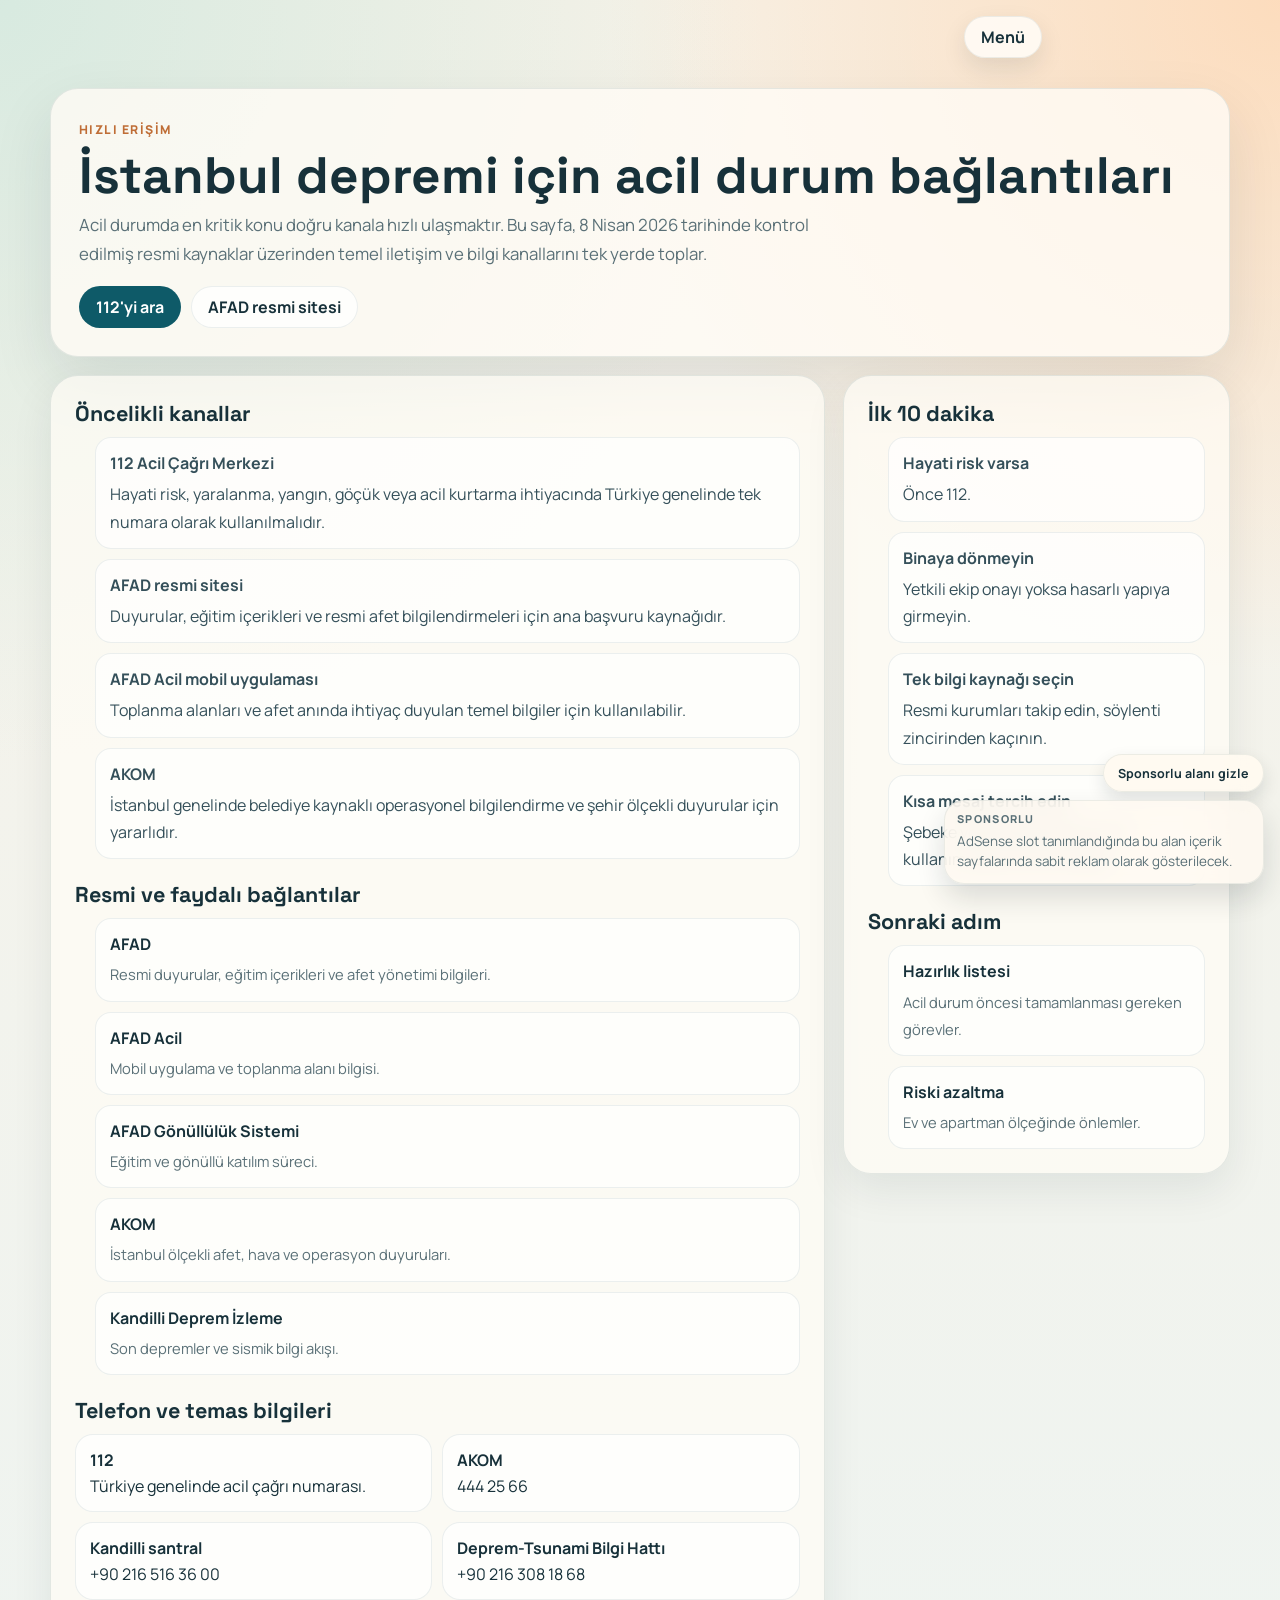
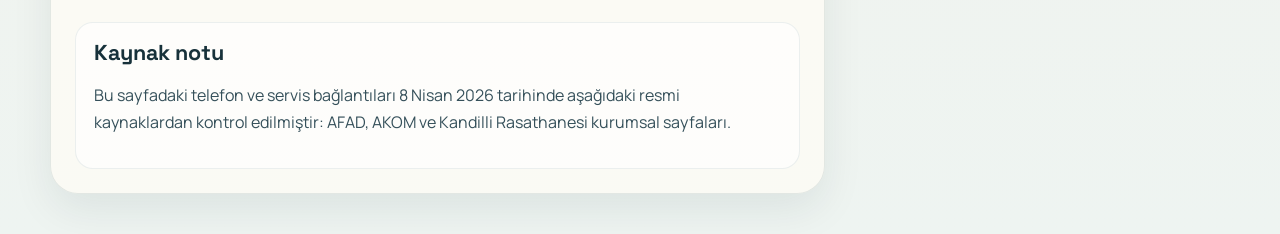
<file: public/acil-durum-iletisimleri/index.html>
<!DOCTYPE html>
<html lang="tr">
<head>
  <meta charset="utf-8">
  <meta name="viewport" content="width=device-width, initial-scale=1.0">
  <title>İstanbul Depremi İçin Acil Durum Bağlantıları | Olası İstanbul</title>
  <meta name="description" content="İstanbul depremi için acil durum numaraları, resmi bilgi kaynakları, AFAD ve AKOM bağlantıları ile doğrulanmış hızlı erişim rehberi.">
  <meta name="keywords" content="istanbul acil durum numaraları, deprem iletişim, AFAD, AKOM, 112">
  <meta name="author" content="cagla">
  <meta name="google-adsense-account" content="ca-pub-9036855632049616">
  <link rel="canonical" href="https://olasi.istanbul/acil-durum-iletisimleri/">
  <meta property="og:title" content="İstanbul Depremi İçin Acil Durum Bağlantıları">
  <meta property="og:description" content="112, AKOM, AFAD Acil ve Kandilli kaynaklarını bir araya getiren hızlı erişim sayfası.">
  <meta property="og:type" content="article">
  <meta property="og:url" content="https://olasi.istanbul/acil-durum-iletisimleri/">
  <meta property="og:image" content="https://olasi.istanbul/assets/logo.png">
  <link rel="icon" type="image/x-icon" href="../assets/favicon.ico">
  <link rel="preconnect" href="https://fonts.googleapis.com">
  <link rel="preconnect" href="https://fonts.gstatic.com" crossorigin>
  <link href="https://fonts.googleapis.com/css2?family=Manrope:wght@400;500;600;700;800&family=Space+Grotesk:wght@500;700&display=swap" rel="stylesheet">
  <link rel="stylesheet" href="../content.css">
</head>
<body class="content-body">
  <details class="gentle-menu">
    <summary>Menü</summary>
    <nav class="gentle-menu__panel">
      <a href="/"><strong>Simülatöre dön</strong><span>İstanbul etki haritasını açın.</span></a>
      <a href="/riskli-bina-belirtileri/"><strong>Riskli bina belirtileri</strong><span>Erken uyarı işaretleri.</span></a>
      <a href="/deprem-riskini-azaltma/"><strong>Riski azaltma</strong><span>Ev ve bina ölçeğinde önlemler.</span></a>
      <a href="/istanbul-deprem-bilgileri/"><strong>İstanbul deprem bilgileri</strong><span>Fay, zemin ve senaryo bilgileri.</span></a>
      <a href="/acil-durum-iletisimleri/"><strong>Acil bağlantılar</strong><span>112, AKOM, AFAD ve resmi kaynaklar.</span></a>
      <a href="/deprem-hazirlik-kontrol-listesi/"><strong>Hazırlık listesi</strong><span>Uygulanabilir yapılacaklar listesi.</span></a>
    </nav>
  </details>

  <main class="content-shell">
    <section class="content-hero">
      <span class="eyebrow">Hızlı Erişim</span>
      <h1>İstanbul depremi için acil durum bağlantıları</h1>
      <p>Acil durumda en kritik konu doğru kanala hızlı ulaşmaktır. Bu sayfa, 8 Nisan 2026 tarihinde kontrol edilmiş resmi kaynaklar üzerinden temel iletişim ve bilgi kanallarını tek yerde toplar.</p>
      <div class="hero-links">
        <a class="hero-link primary" href="tel:112">112'yi ara</a>
        <a class="hero-link" href="https://www.afad.gov.tr/" target="_blank" rel="noreferrer noopener">AFAD resmi sitesi</a>
      </div>
    </section>

    <div class="content-grid">
      <article class="article-card">
        <section>
          <h2>Öncelikli kanallar</h2>
          <ul class="checklist">
            <li><strong>112 Acil Çağrı Merkezi</strong> Hayati risk, yaralanma, yangın, göçük veya acil kurtarma ihtiyacında Türkiye genelinde tek numara olarak kullanılmalıdır.</li>
            <li><strong>AFAD resmi sitesi</strong> Duyurular, eğitim içerikleri ve resmi afet bilgilendirmeleri için ana başvuru kaynağıdır.</li>
            <li><strong>AFAD Acil mobil uygulaması</strong> Toplanma alanları ve afet anında ihtiyaç duyulan temel bilgiler için kullanılabilir.</li>
            <li><strong>AKOM</strong> İstanbul genelinde belediye kaynaklı operasyonel bilgilendirme ve şehir ölçekli duyurular için yararlıdır.</li>
          </ul>
        </section>

        <section>
          <h2>Resmi ve faydalı bağlantılar</h2>
          <ul class="link-list">
            <li><a href="https://www.afad.gov.tr/" target="_blank" rel="noreferrer noopener"><strong>AFAD</strong><span>Resmi duyurular, eğitim içerikleri ve afet yönetimi bilgileri.</span></a></li>
            <li><a href="https://www.afad.gov.tr/afad-acil-mobil-uygulamasi-afet-ve-acil-durumlarda-daima-yaninda" target="_blank" rel="noreferrer noopener"><strong>AFAD Acil</strong><span>Mobil uygulama ve toplanma alanı bilgisi.</span></a></li>
            <li><a href="https://gonullu.afad.gov.tr/" target="_blank" rel="noreferrer noopener"><strong>AFAD Gönüllülük Sistemi</strong><span>Eğitim ve gönüllü katılım süreci.</span></a></li>
            <li><a href="https://akom.ibb.istanbul/" target="_blank" rel="noreferrer noopener"><strong>AKOM</strong><span>İstanbul ölçekli afet, hava ve operasyon duyuruları.</span></a></li>
            <li><a href="https://www.koeri.boun.edu.tr/sismo/2/" target="_blank" rel="noreferrer noopener"><strong>Kandilli Deprem İzleme</strong><span>Son depremler ve sismik bilgi akışı.</span></a></li>
          </ul>
        </section>

        <section>
          <h2>Telefon ve temas bilgileri</h2>
          <div class="stat-grid">
            <div class="stat-card">
              <strong>112</strong>
              <span>Türkiye genelinde acil çağrı numarası.</span>
            </div>
            <div class="stat-card">
              <strong>AKOM</strong>
              <span>444 25 66</span>
            </div>
            <div class="stat-card">
              <strong>Kandilli santral</strong>
              <span>+90 216 516 36 00</span>
            </div>
            <div class="stat-card">
              <strong>Deprem-Tsunami Bilgi Hattı</strong>
              <span>+90 216 308 18 68</span>
            </div>
          </div>
        </section>

        <section class="source-box">
          <h2>Kaynak notu</h2>
          <p>Bu sayfadaki telefon ve servis bağlantıları 8 Nisan 2026 tarihinde aşağıdaki resmi kaynaklardan kontrol edilmiştir: AFAD, AKOM ve Kandilli Rasathanesi kurumsal sayfaları.</p>
        </section>
      </article>

      <aside class="aside-card">
        <section>
          <h2>İlk 10 dakika</h2>
          <ul class="checklist">
            <li><strong>Hayati risk varsa</strong> Önce 112.</li>
            <li><strong>Binaya dönmeyin</strong> Yetkili ekip onayı yoksa hasarlı yapıya girmeyin.</li>
            <li><strong>Tek bilgi kaynağı seçin</strong> Resmi kurumları takip edin, söylenti zincirinden kaçının.</li>
            <li><strong>Kısa mesaj tercih edin</strong> Şebeke yoğunluğunda kısa veri kullanımı daha verimli olabilir.</li>
          </ul>
        </section>

        <section>
          <h2>Sonraki adım</h2>
          <ul class="link-list">
            <li><a href="/deprem-hazirlik-kontrol-listesi/"><strong>Hazırlık listesi</strong><span>Acil durum öncesi tamamlanması gereken görevler.</span></a></li>
            <li><a href="/deprem-riskini-azaltma/"><strong>Riski azaltma</strong><span>Ev ve apartman ölçeğinde önlemler.</span></a></li>
          </ul>
        </section>
      </aside>
    </div>
  </main>
  <script src="../js/content-ads.js"></script>
</body>
</html>
</file>
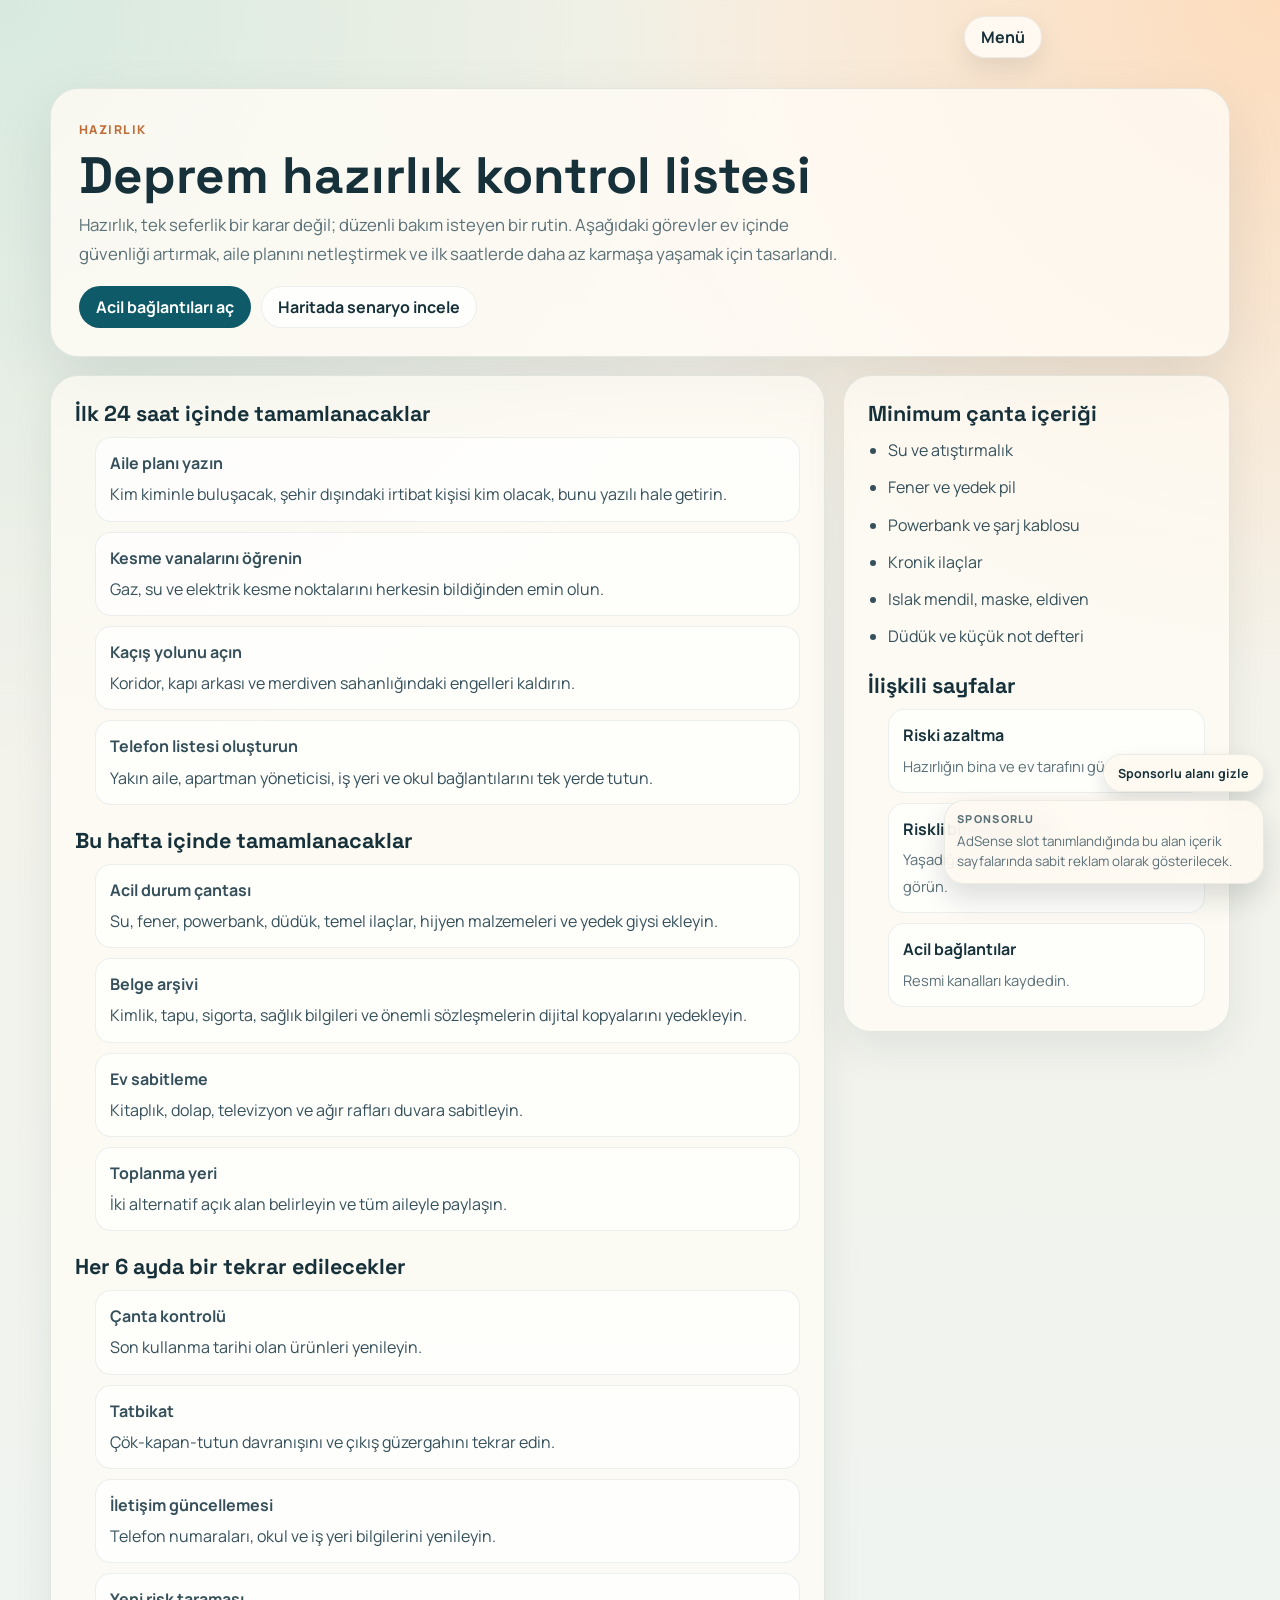
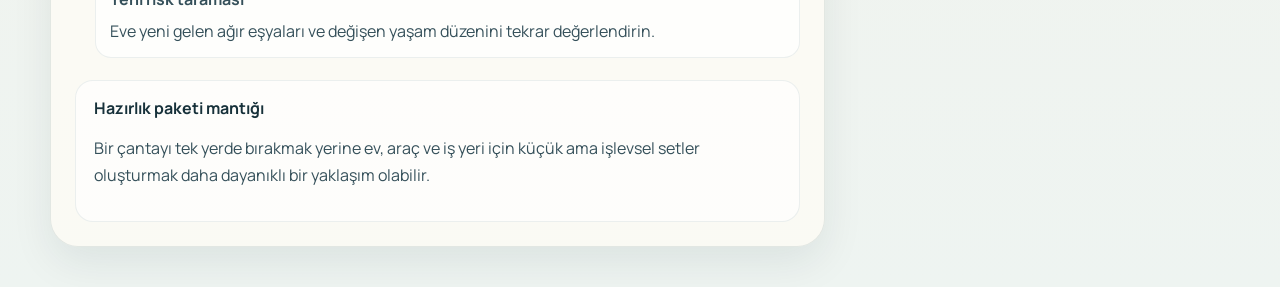
<file: public/deprem-hazirlik-kontrol-listesi/index.html>
<!DOCTYPE html>
<html lang="tr">
<head>
  <meta charset="utf-8">
  <meta name="viewport" content="width=device-width, initial-scale=1.0">
  <title>Deprem Hazırlık Kontrol Listesi | Olası İstanbul</title>
  <meta name="description" content="İstanbul için deprem hazırlık kontrol listesi: aile planı, acil çanta, ev sabitleme, belge arşivi ve tatbikat için uygulanabilir yapılacaklar listesi.">
  <meta name="keywords" content="deprem hazırlık listesi, acil durum çantası, istanbul deprem hazırlığı, afet planı">
  <meta name="author" content="cagla">
  <meta name="google-adsense-account" content="ca-pub-9036855632049616">
  <link rel="canonical" href="https://olasi.istanbul/deprem-hazirlik-kontrol-listesi/">
  <meta property="og:title" content="Deprem Hazırlık Kontrol Listesi">
  <meta property="og:description" content="Aile planı, çanta, sabitleme ve tatbikat için uygulanabilir görevler içeren İstanbul odaklı hazırlık sayfası.">
  <meta property="og:type" content="article">
  <meta property="og:url" content="https://olasi.istanbul/deprem-hazirlik-kontrol-listesi/">
  <meta property="og:image" content="https://olasi.istanbul/assets/logo.png">
  <link rel="icon" type="image/x-icon" href="../assets/favicon.ico">
  <link rel="preconnect" href="https://fonts.googleapis.com">
  <link rel="preconnect" href="https://fonts.gstatic.com" crossorigin>
  <link href="https://fonts.googleapis.com/css2?family=Manrope:wght@400;500;600;700;800&family=Space+Grotesk:wght@500;700&display=swap" rel="stylesheet">
  <link rel="stylesheet" href="../content.css">
</head>
<body class="content-body">
  <details class="gentle-menu">
    <summary>Menü</summary>
    <nav class="gentle-menu__panel">
      <a href="/"><strong>Simülatöre dön</strong><span>İstanbul etki haritasını açın.</span></a>
      <a href="/riskli-bina-belirtileri/"><strong>Riskli bina belirtileri</strong><span>Erken uyarı işaretleri.</span></a>
      <a href="/deprem-riskini-azaltma/"><strong>Riski azaltma</strong><span>Ev ve bina ölçeğinde önlemler.</span></a>
      <a href="/istanbul-deprem-bilgileri/"><strong>İstanbul deprem bilgileri</strong><span>Fay, zemin ve senaryo bilgileri.</span></a>
      <a href="/acil-durum-iletisimleri/"><strong>Acil bağlantılar</strong><span>112, AKOM, AFAD ve resmi kaynaklar.</span></a>
      <a href="/deprem-hazirlik-kontrol-listesi/"><strong>Hazırlık listesi</strong><span>Uygulanabilir yapılacaklar listesi.</span></a>
    </nav>
  </details>

  <main class="content-shell">
    <section class="content-hero">
      <span class="eyebrow">Hazırlık</span>
      <h1>Deprem hazırlık kontrol listesi</h1>
      <p>Hazırlık, tek seferlik bir karar değil; düzenli bakım isteyen bir rutin. Aşağıdaki görevler ev içinde güvenliği artırmak, aile planını netleştirmek ve ilk saatlerde daha az karmaşa yaşamak için tasarlandı.</p>
      <div class="hero-links">
        <a class="hero-link primary" href="/acil-durum-iletisimleri/">Acil bağlantıları aç</a>
        <a class="hero-link" href="/">Haritada senaryo incele</a>
      </div>
    </section>

    <div class="content-grid">
      <article class="article-card">
        <section>
          <h2>İlk 24 saat içinde tamamlanacaklar</h2>
          <ul class="checklist">
            <li><strong>Aile planı yazın</strong> Kim kiminle buluşacak, şehir dışındaki irtibat kişisi kim olacak, bunu yazılı hale getirin.</li>
            <li><strong>Kesme vanalarını öğrenin</strong> Gaz, su ve elektrik kesme noktalarını herkesin bildiğinden emin olun.</li>
            <li><strong>Kaçış yolunu açın</strong> Koridor, kapı arkası ve merdiven sahanlığındaki engelleri kaldırın.</li>
            <li><strong>Telefon listesi oluşturun</strong> Yakın aile, apartman yöneticisi, iş yeri ve okul bağlantılarını tek yerde tutun.</li>
          </ul>
        </section>

        <section>
          <h2>Bu hafta içinde tamamlanacaklar</h2>
          <ul class="checklist">
            <li><strong>Acil durum çantası</strong> Su, fener, powerbank, düdük, temel ilaçlar, hijyen malzemeleri ve yedek giysi ekleyin.</li>
            <li><strong>Belge arşivi</strong> Kimlik, tapu, sigorta, sağlık bilgileri ve önemli sözleşmelerin dijital kopyalarını yedekleyin.</li>
            <li><strong>Ev sabitleme</strong> Kitaplık, dolap, televizyon ve ağır rafları duvara sabitleyin.</li>
            <li><strong>Toplanma yeri</strong> İki alternatif açık alan belirleyin ve tüm aileyle paylaşın.</li>
          </ul>
        </section>

        <section>
          <h2>Her 6 ayda bir tekrar edilecekler</h2>
          <ul class="checklist">
            <li><strong>Çanta kontrolü</strong> Son kullanma tarihi olan ürünleri yenileyin.</li>
            <li><strong>Tatbikat</strong> Çök-kapan-tutun davranışını ve çıkış güzergahını tekrar edin.</li>
            <li><strong>İletişim güncellemesi</strong> Telefon numaraları, okul ve iş yeri bilgilerini yenileyin.</li>
            <li><strong>Yeni risk taraması</strong> Eve yeni gelen ağır eşyaları ve değişen yaşam düzenini tekrar değerlendirin.</li>
          </ul>
        </section>

        <section class="note-box">
          <strong>Hazırlık paketi mantığı</strong>
          <p>Bir çantayı tek yerde bırakmak yerine ev, araç ve iş yeri için küçük ama işlevsel setler oluşturmak daha dayanıklı bir yaklaşım olabilir.</p>
        </section>
      </article>

      <aside class="aside-card">
        <section>
          <h2>Minimum çanta içeriği</h2>
          <ul>
            <li>Su ve atıştırmalık</li>
            <li>Fener ve yedek pil</li>
            <li>Powerbank ve şarj kablosu</li>
            <li>Kronik ilaçlar</li>
            <li>Islak mendil, maske, eldiven</li>
            <li>Düdük ve küçük not defteri</li>
          </ul>
        </section>

        <section>
          <h2>İlişkili sayfalar</h2>
          <ul class="link-list">
            <li><a href="/deprem-riskini-azaltma/"><strong>Riski azaltma</strong><span>Hazırlığın bina ve ev tarafını güçlendirin.</span></a></li>
            <li><a href="/riskli-bina-belirtileri/"><strong>Riskli bina belirtileri</strong><span>Yaşadığınız yapıyı nasıl gözlemleyeceğinizi görün.</span></a></li>
            <li><a href="/acil-durum-iletisimleri/"><strong>Acil bağlantılar</strong><span>Resmi kanalları kaydedin.</span></a></li>
          </ul>
        </section>
      </aside>
    </div>
  </main>
  <script src="../js/content-ads.js"></script>
</body>
</html>
</file>
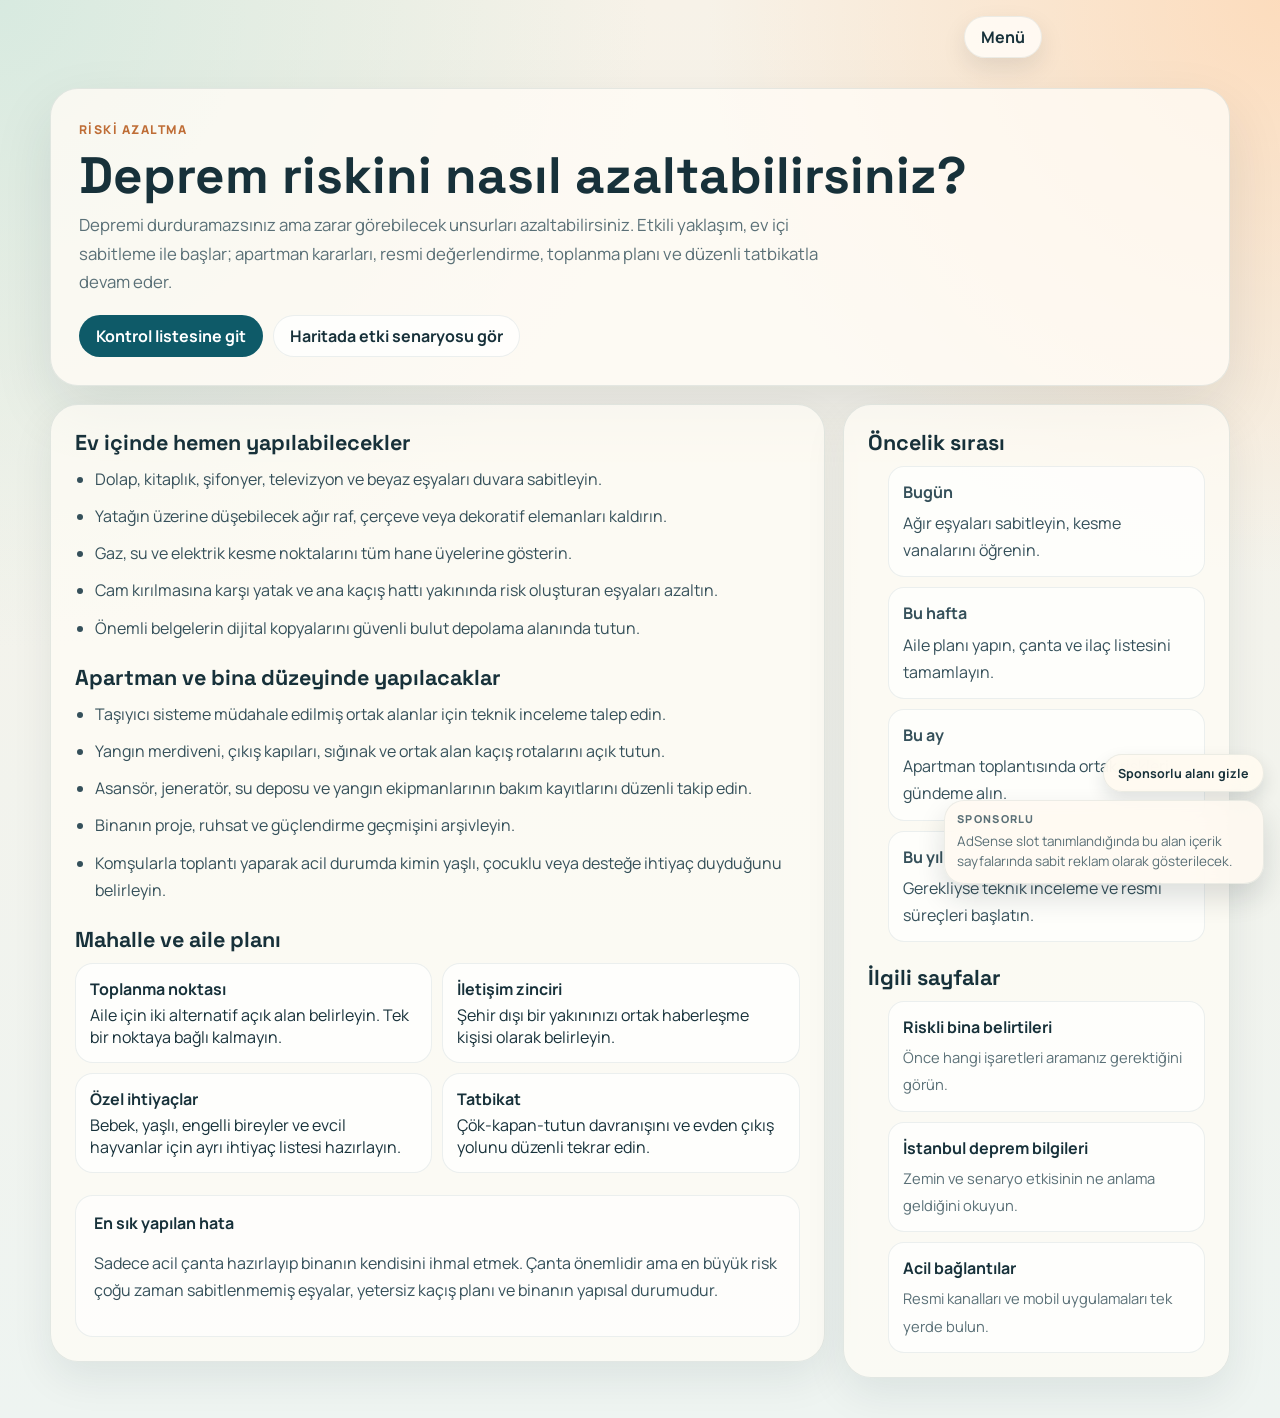
<file: public/deprem-riskini-azaltma/index.html>
<!DOCTYPE html>
<html lang="tr">
<head>
  <meta charset="utf-8">
  <meta name="viewport" content="width=device-width, initial-scale=1.0">
  <title>Deprem Riskini Nasıl Azaltabilirsiniz? | Olası İstanbul</title>
  <meta name="description" content="İstanbul'da deprem riskini evde, apartmanda ve mahalle ölçeğinde azaltmak için uygulanabilir adımlar, sabitleme önerileri ve planlama başlıkları.">
  <meta name="keywords" content="deprem risk azaltma, istanbul deprem hazırlığı, ev sabitleme, apartman güvenliği, afet hazırlığı">
  <meta name="author" content="cagla">
  <meta name="google-adsense-account" content="ca-pub-9036855632049616">
  <link rel="canonical" href="https://olasi.istanbul/deprem-riskini-azaltma/">
  <meta property="og:title" content="Deprem Riskini Nasıl Azaltabilirsiniz?">
  <meta property="og:description" content="Ev eşyalarının sabitlenmesinden apartman kararlarına kadar İstanbul için uygulanabilir risk azaltma rehberi.">
  <meta property="og:type" content="article">
  <meta property="og:url" content="https://olasi.istanbul/deprem-riskini-azaltma/">
  <meta property="og:image" content="https://olasi.istanbul/assets/logo.png">
  <link rel="icon" type="image/x-icon" href="../assets/favicon.ico">
  <link rel="preconnect" href="https://fonts.googleapis.com">
  <link rel="preconnect" href="https://fonts.gstatic.com" crossorigin>
  <link href="https://fonts.googleapis.com/css2?family=Manrope:wght@400;500;600;700;800&family=Space+Grotesk:wght@500;700&display=swap" rel="stylesheet">
  <link rel="stylesheet" href="../content.css">
</head>
<body class="content-body">
  <details class="gentle-menu">
    <summary>Menü</summary>
    <nav class="gentle-menu__panel">
      <a href="/"><strong>Simülatöre dön</strong><span>İstanbul etki haritasını açın.</span></a>
      <a href="/riskli-bina-belirtileri/"><strong>Riskli bina belirtileri</strong><span>Erken uyarı işaretleri.</span></a>
      <a href="/deprem-riskini-azaltma/"><strong>Riski azaltma</strong><span>Ev ve bina ölçeğinde önlemler.</span></a>
      <a href="/istanbul-deprem-bilgileri/"><strong>İstanbul deprem bilgileri</strong><span>Fay, zemin ve senaryo bilgileri.</span></a>
      <a href="/acil-durum-iletisimleri/"><strong>Acil bağlantılar</strong><span>112, AKOM, AFAD ve resmi kaynaklar.</span></a>
      <a href="/deprem-hazirlik-kontrol-listesi/"><strong>Hazırlık listesi</strong><span>Uygulanabilir yapılacaklar listesi.</span></a>
    </nav>
  </details>

  <main class="content-shell">
    <section class="content-hero">
      <span class="eyebrow">Riski Azaltma</span>
      <h1>Deprem riskini nasıl azaltabilirsiniz?</h1>
      <p>Depremi durduramazsınız ama zarar görebilecek unsurları azaltabilirsiniz. Etkili yaklaşım, ev içi sabitleme ile başlar; apartman kararları, resmi değerlendirme, toplanma planı ve düzenli tatbikatla devam eder.</p>
      <div class="hero-links">
        <a class="hero-link primary" href="/deprem-hazirlik-kontrol-listesi/">Kontrol listesine git</a>
        <a class="hero-link" href="/">Haritada etki senaryosu gör</a>
      </div>
    </section>

    <div class="content-grid">
      <article class="article-card">
        <section>
          <h2>Ev içinde hemen yapılabilecekler</h2>
          <ul>
            <li>Dolap, kitaplık, şifonyer, televizyon ve beyaz eşyaları duvara sabitleyin.</li>
            <li>Yatağın üzerine düşebilecek ağır raf, çerçeve veya dekoratif elemanları kaldırın.</li>
            <li>Gaz, su ve elektrik kesme noktalarını tüm hane üyelerine gösterin.</li>
            <li>Cam kırılmasına karşı yatak ve ana kaçış hattı yakınında risk oluşturan eşyaları azaltın.</li>
            <li>Önemli belgelerin dijital kopyalarını güvenli bulut depolama alanında tutun.</li>
          </ul>
        </section>

        <section>
          <h2>Apartman ve bina düzeyinde yapılacaklar</h2>
          <ul>
            <li>Taşıyıcı sisteme müdahale edilmiş ortak alanlar için teknik inceleme talep edin.</li>
            <li>Yangın merdiveni, çıkış kapıları, sığınak ve ortak alan kaçış rotalarını açık tutun.</li>
            <li>Asansör, jeneratör, su deposu ve yangın ekipmanlarının bakım kayıtlarını düzenli takip edin.</li>
            <li>Binanın proje, ruhsat ve güçlendirme geçmişini arşivleyin.</li>
            <li>Komşularla toplantı yaparak acil durumda kimin yaşlı, çocuklu veya desteğe ihtiyaç duyduğunu belirleyin.</li>
          </ul>
        </section>

        <section>
          <h2>Mahalle ve aile planı</h2>
          <div class="stat-grid">
            <div class="stat-card">
              <strong>Toplanma noktası</strong>
              <span>Aile için iki alternatif açık alan belirleyin. Tek bir noktaya bağlı kalmayın.</span>
            </div>
            <div class="stat-card">
              <strong>İletişim zinciri</strong>
              <span>Şehir dışı bir yakınınızı ortak haberleşme kişisi olarak belirleyin.</span>
            </div>
            <div class="stat-card">
              <strong>Özel ihtiyaçlar</strong>
              <span>Bebek, yaşlı, engelli bireyler ve evcil hayvanlar için ayrı ihtiyaç listesi hazırlayın.</span>
            </div>
            <div class="stat-card">
              <strong>Tatbikat</strong>
              <span>Çök-kapan-tutun davranışını ve evden çıkış yolunu düzenli tekrar edin.</span>
            </div>
          </div>
        </section>

        <section class="note-box">
          <strong>En sık yapılan hata</strong>
          <p>Sadece acil çanta hazırlayıp binanın kendisini ihmal etmek. Çanta önemlidir ama en büyük risk çoğu zaman sabitlenmemiş eşyalar, yetersiz kaçış planı ve binanın yapısal durumudur.</p>
        </section>
      </article>

      <aside class="aside-card">
        <section>
          <h2>Öncelik sırası</h2>
          <ul class="checklist">
            <li><strong>Bugün</strong> Ağır eşyaları sabitleyin, kesme vanalarını öğrenin.</li>
            <li><strong>Bu hafta</strong> Aile planı yapın, çanta ve ilaç listesini tamamlayın.</li>
            <li><strong>Bu ay</strong> Apartman toplantısında ortak riskleri gündeme alın.</li>
            <li><strong>Bu yıl</strong> Gerekliyse teknik inceleme ve resmi süreçleri başlatın.</li>
          </ul>
        </section>

        <section>
          <h2>İlgili sayfalar</h2>
          <ul class="link-list">
            <li><a href="/riskli-bina-belirtileri/"><strong>Riskli bina belirtileri</strong><span>Önce hangi işaretleri aramanız gerektiğini görün.</span></a></li>
            <li><a href="/istanbul-deprem-bilgileri/"><strong>İstanbul deprem bilgileri</strong><span>Zemin ve senaryo etkisinin ne anlama geldiğini okuyun.</span></a></li>
            <li><a href="/acil-durum-iletisimleri/"><strong>Acil bağlantılar</strong><span>Resmi kanalları ve mobil uygulamaları tek yerde bulun.</span></a></li>
          </ul>
        </section>
      </aside>
    </div>
  </main>
  <script src="../js/content-ads.js"></script>
</body>
</html>
</file>
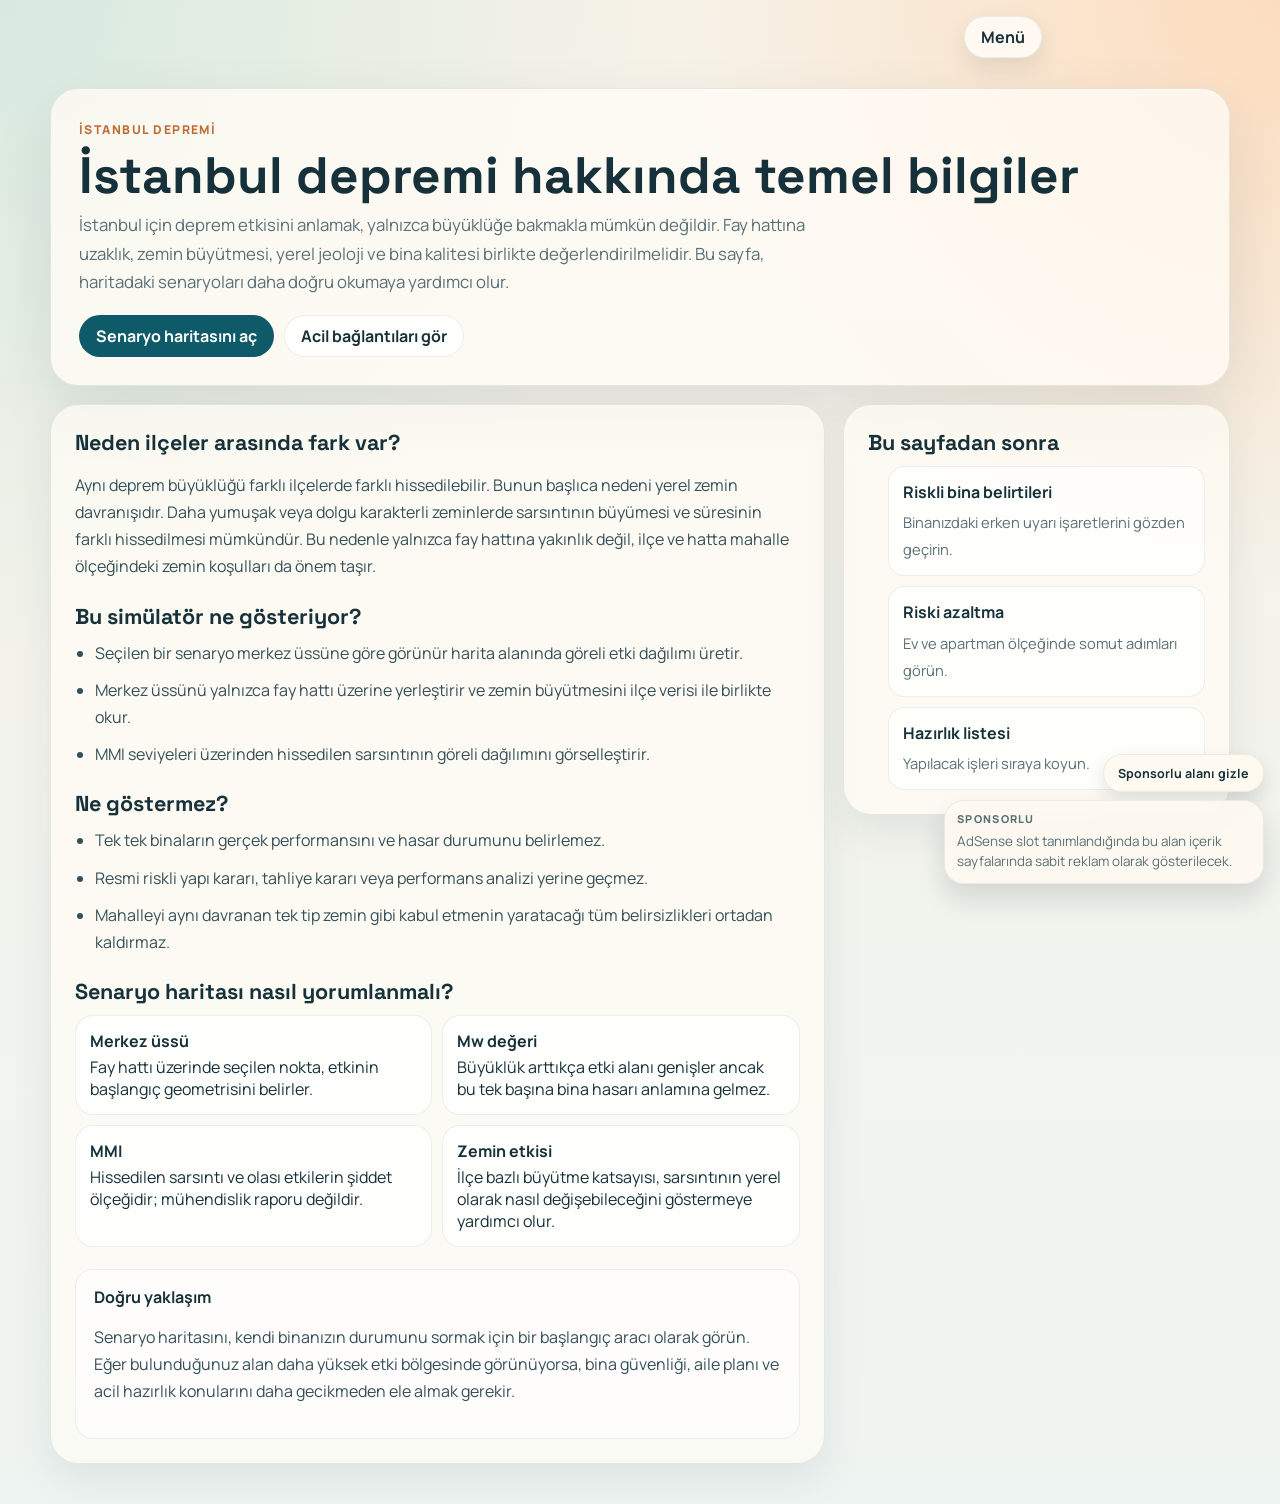
<file: public/istanbul-deprem-bilgileri/index.html>
<!DOCTYPE html>
<html lang="tr">
<head>
  <meta charset="utf-8">
  <meta name="viewport" content="width=device-width, initial-scale=1.0">
  <title>İstanbul Depremi Hakkında Temel Bilgiler | Olası İstanbul</title>
  <meta name="description" content="İstanbul depremi hakkında fay hattı, zemin büyütmesi, senaryo haritaları, ilçe bazlı farklar ve doğru yorumlama için temel bilgiler.">
  <meta name="keywords" content="istanbul deprem bilgileri, marmara fayı, zemin büyütmesi, deprem senaryosu, ilçe bazlı deprem etkisi">
  <meta name="author" content="cagla">
  <meta name="google-adsense-account" content="ca-pub-9036855632049616">
  <link rel="canonical" href="https://olasi.istanbul/istanbul-deprem-bilgileri/">
  <meta property="og:title" content="İstanbul Depremi Hakkında Temel Bilgiler">
  <meta property="og:description" content="Fay hattı, zemin davranışı ve senaryo haritalarının nasıl okunacağını özetleyen İstanbul odaklı rehber.">
  <meta property="og:type" content="article">
  <meta property="og:url" content="https://olasi.istanbul/istanbul-deprem-bilgileri/">
  <meta property="og:image" content="https://olasi.istanbul/assets/logo.png">
  <link rel="icon" type="image/x-icon" href="../assets/favicon.ico">
  <link rel="preconnect" href="https://fonts.googleapis.com">
  <link rel="preconnect" href="https://fonts.gstatic.com" crossorigin>
  <link href="https://fonts.googleapis.com/css2?family=Manrope:wght@400;500;600;700;800&family=Space+Grotesk:wght@500;700&display=swap" rel="stylesheet">
  <link rel="stylesheet" href="../content.css">
</head>
<body class="content-body">
  <details class="gentle-menu">
    <summary>Menü</summary>
    <nav class="gentle-menu__panel">
      <a href="/"><strong>Simülatöre dön</strong><span>İstanbul etki haritasını açın.</span></a>
      <a href="/riskli-bina-belirtileri/"><strong>Riskli bina belirtileri</strong><span>Erken uyarı işaretleri.</span></a>
      <a href="/deprem-riskini-azaltma/"><strong>Riski azaltma</strong><span>Ev ve bina ölçeğinde önlemler.</span></a>
      <a href="/istanbul-deprem-bilgileri/"><strong>İstanbul deprem bilgileri</strong><span>Fay, zemin ve senaryo bilgileri.</span></a>
      <a href="/acil-durum-iletisimleri/"><strong>Acil bağlantılar</strong><span>112, AKOM, AFAD ve resmi kaynaklar.</span></a>
      <a href="/deprem-hazirlik-kontrol-listesi/"><strong>Hazırlık listesi</strong><span>Uygulanabilir yapılacaklar listesi.</span></a>
    </nav>
  </details>

  <main class="content-shell">
    <section class="content-hero">
      <span class="eyebrow">İstanbul Depremi</span>
      <h1>İstanbul depremi hakkında temel bilgiler</h1>
      <p>İstanbul için deprem etkisini anlamak, yalnızca büyüklüğe bakmakla mümkün değildir. Fay hattına uzaklık, zemin büyütmesi, yerel jeoloji ve bina kalitesi birlikte değerlendirilmelidir. Bu sayfa, haritadaki senaryoları daha doğru okumaya yardımcı olur.</p>
      <div class="hero-links">
        <a class="hero-link primary" href="/">Senaryo haritasını aç</a>
        <a class="hero-link" href="/acil-durum-iletisimleri/">Acil bağlantıları gör</a>
      </div>
    </section>

    <div class="content-grid">
      <article class="article-card">
        <section>
          <h2>Neden ilçeler arasında fark var?</h2>
          <p>Aynı deprem büyüklüğü farklı ilçelerde farklı hissedilebilir. Bunun başlıca nedeni yerel zemin davranışıdır. Daha yumuşak veya dolgu karakterli zeminlerde sarsıntının büyümesi ve süresinin farklı hissedilmesi mümkündür. Bu nedenle yalnızca fay hattına yakınlık değil, ilçe ve hatta mahalle ölçeğindeki zemin koşulları da önem taşır.</p>
        </section>

        <section>
          <h2>Bu simülatör ne gösteriyor?</h2>
          <ul>
            <li>Seçilen bir senaryo merkez üssüne göre görünür harita alanında göreli etki dağılımı üretir.</li>
            <li>Merkez üssünü yalnızca fay hattı üzerine yerleştirir ve zemin büyütmesini ilçe verisi ile birlikte okur.</li>
            <li>MMI seviyeleri üzerinden hissedilen sarsıntının göreli dağılımını görselleştirir.</li>
          </ul>
        </section>

        <section>
          <h2>Ne göstermez?</h2>
          <ul>
            <li>Tek tek binaların gerçek performansını ve hasar durumunu belirlemez.</li>
            <li>Resmi riskli yapı kararı, tahliye kararı veya performans analizi yerine geçmez.</li>
            <li>Mahalleyi aynı davranan tek tip zemin gibi kabul etmenin yaratacağı tüm belirsizlikleri ortadan kaldırmaz.</li>
          </ul>
        </section>

        <section>
          <h2>Senaryo haritası nasıl yorumlanmalı?</h2>
          <div class="stat-grid">
            <div class="stat-card">
              <strong>Merkez üssü</strong>
              <span>Fay hattı üzerinde seçilen nokta, etkinin başlangıç geometrisini belirler.</span>
            </div>
            <div class="stat-card">
              <strong>Mw değeri</strong>
              <span>Büyüklük arttıkça etki alanı genişler ancak bu tek başına bina hasarı anlamına gelmez.</span>
            </div>
            <div class="stat-card">
              <strong>MMI</strong>
              <span>Hissedilen sarsıntı ve olası etkilerin şiddet ölçeğidir; mühendislik raporu değildir.</span>
            </div>
            <div class="stat-card">
              <strong>Zemin etkisi</strong>
              <span>İlçe bazlı büyütme katsayısı, sarsıntının yerel olarak nasıl değişebileceğini göstermeye yardımcı olur.</span>
            </div>
          </div>
        </section>

        <section class="note-box">
          <strong>Doğru yaklaşım</strong>
          <p>Senaryo haritasını, kendi binanızın durumunu sormak için bir başlangıç aracı olarak görün. Eğer bulunduğunuz alan daha yüksek etki bölgesinde görünüyorsa, bina güvenliği, aile planı ve acil hazırlık konularını daha gecikmeden ele almak gerekir.</p>
        </section>
      </article>

      <aside class="aside-card">
        <section>
          <h2>Bu sayfadan sonra</h2>
          <ul class="link-list">
            <li><a href="/riskli-bina-belirtileri/"><strong>Riskli bina belirtileri</strong><span>Binanızdaki erken uyarı işaretlerini gözden geçirin.</span></a></li>
            <li><a href="/deprem-riskini-azaltma/"><strong>Riski azaltma</strong><span>Ev ve apartman ölçeğinde somut adımları görün.</span></a></li>
            <li><a href="/deprem-hazirlik-kontrol-listesi/"><strong>Hazırlık listesi</strong><span>Yapılacak işleri sıraya koyun.</span></a></li>
          </ul>
        </section>
      </aside>
    </div>
  </main>
  <script src="../js/content-ads.js"></script>
</body>
</html>
</file>
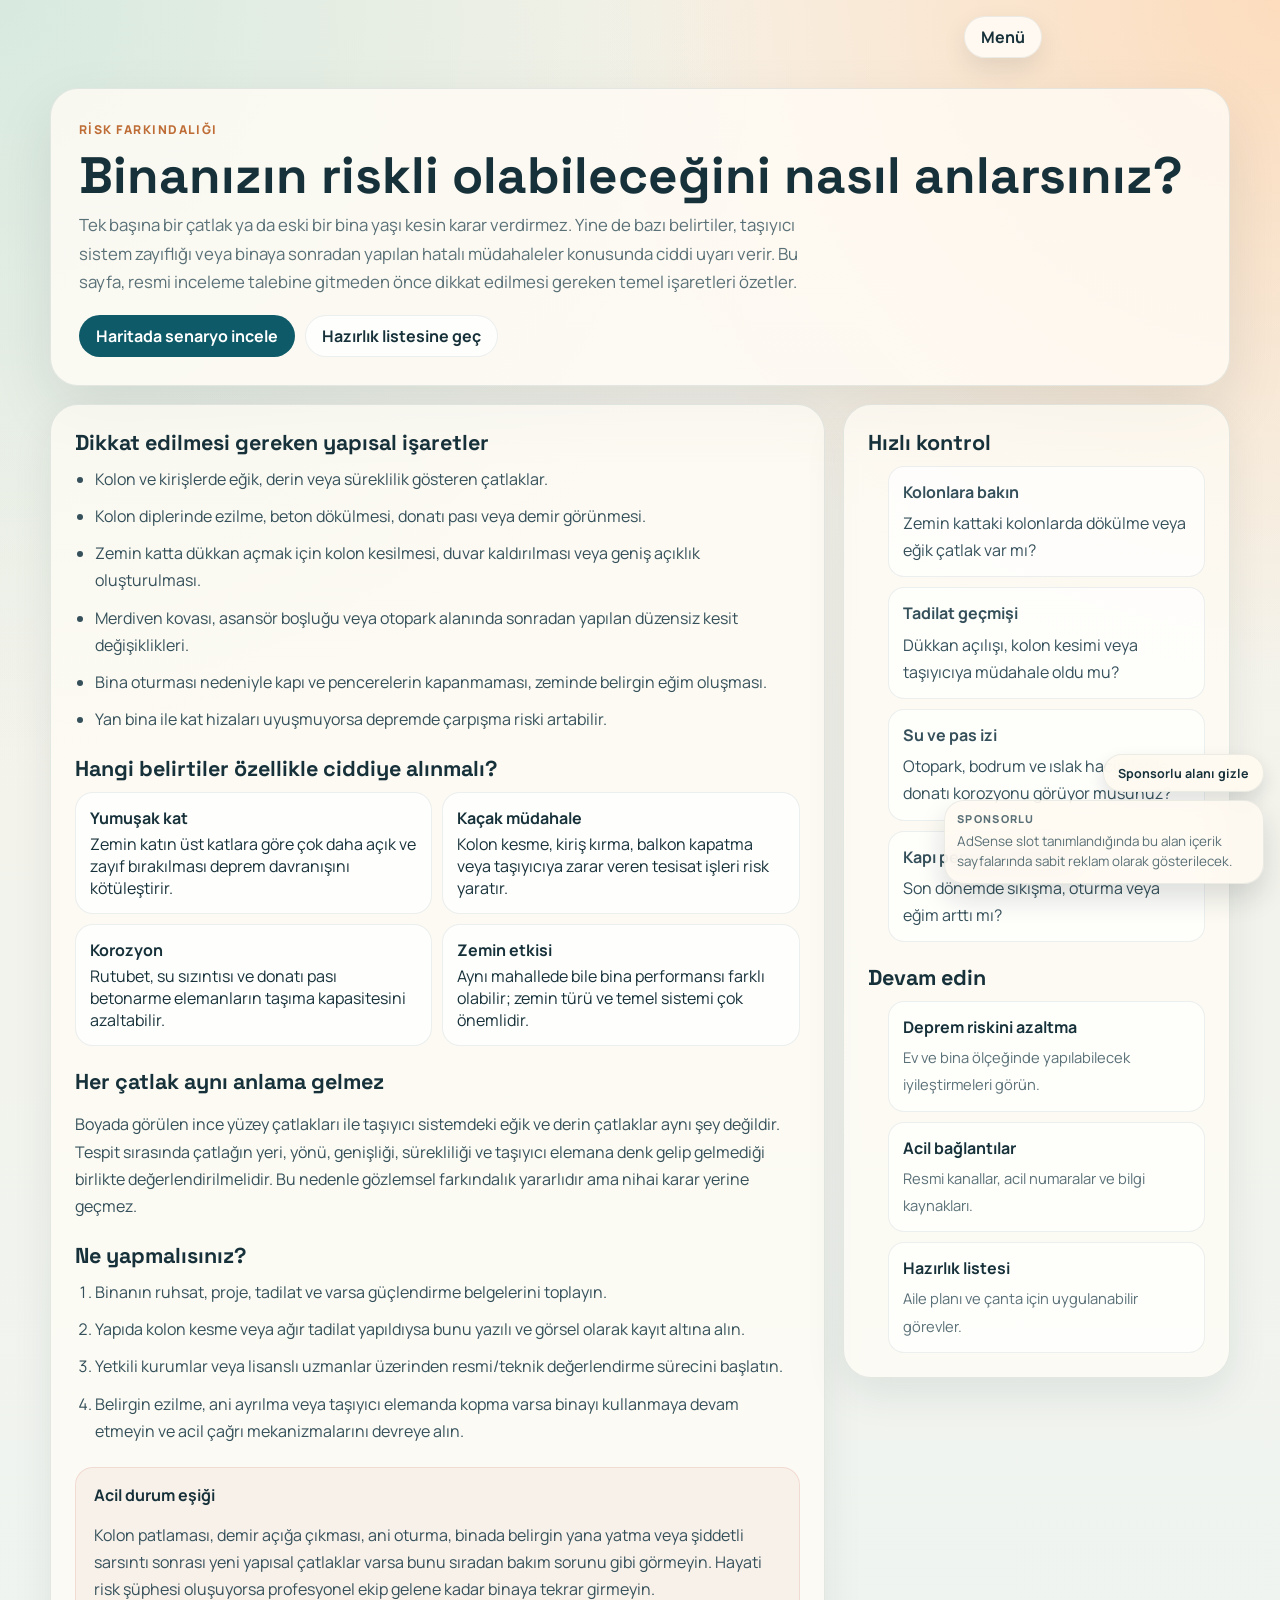
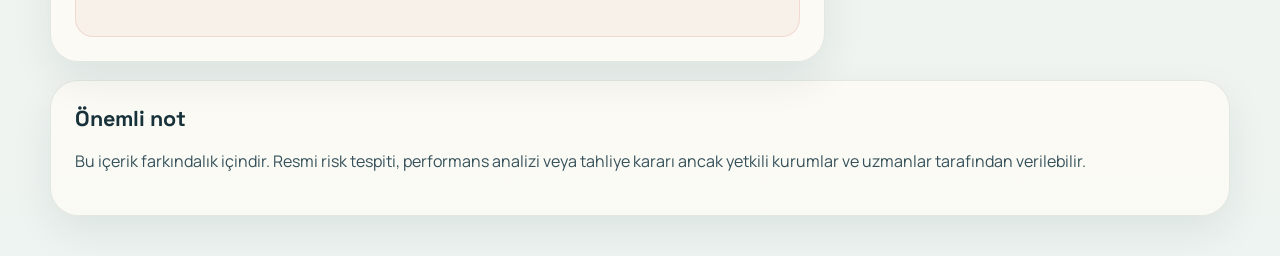
<file: public/riskli-bina-belirtileri/index.html>
<!DOCTYPE html>
<html lang="tr">
<head>
  <meta charset="utf-8">
  <meta name="viewport" content="width=device-width, initial-scale=1.0">
  <title>Binanızın Riskli Olabileceğini Nasıl Anlarsınız? | Olası İstanbul</title>
  <meta name="description" content="İstanbul'da bir binanın deprem açısından riskli olabileceğini gösteren işaretleri, hangi belirtilerin ciddiye alınması gerektiğini ve resmi değerlendirme sürecine nasıl başlanacağını öğrenin.">
  <meta name="keywords" content="riskli bina belirtileri, istanbul deprem, kolon çatlağı, taşıyıcı sistem, deprem güvenliği">
  <meta name="author" content="cagla">
  <meta name="google-adsense-account" content="ca-pub-9036855632049616">
  <link rel="canonical" href="https://olasi.istanbul/riskli-bina-belirtileri/">
  <meta property="og:title" content="Binanızın Riskli Olabileceğini Nasıl Anlarsınız?">
  <meta property="og:description" content="Kolon, kiriş, zemin, kullanım geçmişi ve kaçak müdahaleler üzerinden erken uyarı işaretlerini açıklayan İstanbul odaklı rehber.">
  <meta property="og:type" content="article">
  <meta property="og:url" content="https://olasi.istanbul/riskli-bina-belirtileri/">
  <meta property="og:image" content="https://olasi.istanbul/assets/logo.png">
  <link rel="icon" type="image/x-icon" href="../assets/favicon.ico">
  <link rel="preconnect" href="https://fonts.googleapis.com">
  <link rel="preconnect" href="https://fonts.gstatic.com" crossorigin>
  <link href="https://fonts.googleapis.com/css2?family=Manrope:wght@400;500;600;700;800&family=Space+Grotesk:wght@500;700&display=swap" rel="stylesheet">
  <link rel="stylesheet" href="../content.css">
</head>
<body class="content-body">
  <details class="gentle-menu">
    <summary>Menü</summary>
    <nav class="gentle-menu__panel">
      <a href="/"><strong>Simülatöre dön</strong><span>İstanbul etki haritasını açın.</span></a>
      <a href="/riskli-bina-belirtileri/"><strong>Riskli bina belirtileri</strong><span>Erken uyarı işaretleri.</span></a>
      <a href="/deprem-riskini-azaltma/"><strong>Riski azaltma</strong><span>Ev ve bina ölçeğinde önlemler.</span></a>
      <a href="/istanbul-deprem-bilgileri/"><strong>İstanbul deprem bilgileri</strong><span>Fay, zemin ve senaryo bilgileri.</span></a>
      <a href="/acil-durum-iletisimleri/"><strong>Acil bağlantılar</strong><span>112, AKOM, AFAD ve resmi kaynaklar.</span></a>
      <a href="/deprem-hazirlik-kontrol-listesi/"><strong>Hazırlık listesi</strong><span>Uygulanabilir yapılacaklar listesi.</span></a>
    </nav>
  </details>

  <main class="content-shell">
    <section class="content-hero">
      <span class="eyebrow">Risk Farkındalığı</span>
      <h1>Binanızın riskli olabileceğini nasıl anlarsınız?</h1>
      <p>Tek başına bir çatlak ya da eski bir bina yaşı kesin karar verdirmez. Yine de bazı belirtiler, taşıyıcı sistem zayıflığı veya binaya sonradan yapılan hatalı müdahaleler konusunda ciddi uyarı verir. Bu sayfa, resmi inceleme talebine gitmeden önce dikkat edilmesi gereken temel işaretleri özetler.</p>
      <div class="hero-links">
        <a class="hero-link primary" href="/">Haritada senaryo incele</a>
        <a class="hero-link" href="/deprem-hazirlik-kontrol-listesi/">Hazırlık listesine geç</a>
      </div>
    </section>

    <div class="content-grid">
      <article class="article-card">
        <section>
          <h2>Dikkat edilmesi gereken yapısal işaretler</h2>
          <ul>
            <li>Kolon ve kirişlerde eğik, derin veya süreklilik gösteren çatlaklar.</li>
            <li>Kolon diplerinde ezilme, beton dökülmesi, donatı pası veya demir görünmesi.</li>
            <li>Zemin katta dükkan açmak için kolon kesilmesi, duvar kaldırılması veya geniş açıklık oluşturulması.</li>
            <li>Merdiven kovası, asansör boşluğu veya otopark alanında sonradan yapılan düzensiz kesit değişiklikleri.</li>
            <li>Bina oturması nedeniyle kapı ve pencerelerin kapanmaması, zeminde belirgin eğim oluşması.</li>
            <li>Yan bina ile kat hizaları uyuşmuyorsa depremde çarpışma riski artabilir.</li>
          </ul>
        </section>

        <section>
          <h2>Hangi belirtiler özellikle ciddiye alınmalı?</h2>
          <div class="stat-grid">
            <div class="stat-card">
              <strong>Yumuşak kat</strong>
              <span>Zemin katın üst katlara göre çok daha açık ve zayıf bırakılması deprem davranışını kötüleştirir.</span>
            </div>
            <div class="stat-card">
              <strong>Kaçak müdahale</strong>
              <span>Kolon kesme, kiriş kırma, balkon kapatma veya taşıyıcıya zarar veren tesisat işleri risk yaratır.</span>
            </div>
            <div class="stat-card">
              <strong>Korozyon</strong>
              <span>Rutubet, su sızıntısı ve donatı pası betonarme elemanların taşıma kapasitesini azaltabilir.</span>
            </div>
            <div class="stat-card">
              <strong>Zemin etkisi</strong>
              <span>Aynı mahallede bile bina performansı farklı olabilir; zemin türü ve temel sistemi çok önemlidir.</span>
            </div>
          </div>
        </section>

        <section>
          <h2>Her çatlak aynı anlama gelmez</h2>
          <p>Boyada görülen ince yüzey çatlakları ile taşıyıcı sistemdeki eğik ve derin çatlaklar aynı şey değildir. Tespit sırasında çatlağın yeri, yönü, genişliği, sürekliliği ve taşıyıcı elemana denk gelip gelmediği birlikte değerlendirilmelidir. Bu nedenle gözlemsel farkındalık yararlıdır ama nihai karar yerine geçmez.</p>
        </section>

        <section>
          <h2>Ne yapmalısınız?</h2>
          <ol>
            <li>Binanın ruhsat, proje, tadilat ve varsa güçlendirme belgelerini toplayın.</li>
            <li>Yapıda kolon kesme veya ağır tadilat yapıldıysa bunu yazılı ve görsel olarak kayıt altına alın.</li>
            <li>Yetkili kurumlar veya lisanslı uzmanlar üzerinden resmi/teknik değerlendirme sürecini başlatın.</li>
            <li>Belirgin ezilme, ani ayrılma veya taşıyıcı elemanda kopma varsa binayı kullanmaya devam etmeyin ve acil çağrı mekanizmalarını devreye alın.</li>
          </ol>
        </section>

        <section class="note-box warning">
          <strong>Acil durum eşiği</strong>
          <p>Kolon patlaması, demir açığa çıkması, ani oturma, binada belirgin yana yatma veya şiddetli sarsıntı sonrası yeni yapısal çatlaklar varsa bunu sıradan bakım sorunu gibi görmeyin. Hayati risk şüphesi oluşuyorsa profesyonel ekip gelene kadar binaya tekrar girmeyin.</p>
        </section>
      </article>

      <aside class="aside-card">
        <section>
          <h2>Hızlı kontrol</h2>
          <ul class="checklist">
            <li><strong>Kolonlara bakın</strong> Zemin kattaki kolonlarda dökülme veya eğik çatlak var mı?</li>
            <li><strong>Tadilat geçmişi</strong> Dükkan açılışı, kolon kesimi veya taşıyıcıya müdahale oldu mu?</li>
            <li><strong>Su ve pas izi</strong> Otopark, bodrum ve ıslak hacimlerde donatı korozyonu görüyor musunuz?</li>
            <li><strong>Kapı pencere davranışı</strong> Son dönemde sıkışma, oturma veya eğim arttı mı?</li>
          </ul>
        </section>

        <section>
          <h2>Devam edin</h2>
          <ul class="link-list">
            <li><a href="/deprem-riskini-azaltma/"><strong>Deprem riskini azaltma</strong><span>Ev ve bina ölçeğinde yapılabilecek iyileştirmeleri görün.</span></a></li>
            <li><a href="/acil-durum-iletisimleri/"><strong>Acil bağlantılar</strong><span>Resmi kanallar, acil numaralar ve bilgi kaynakları.</span></a></li>
            <li><a href="/deprem-hazirlik-kontrol-listesi/"><strong>Hazırlık listesi</strong><span>Aile planı ve çanta için uygulanabilir görevler.</span></a></li>
          </ul>
        </section>
      </aside>
    </div>

    <footer class="content-footer footer-card">
      <h2>Önemli not</h2>
      <p>Bu içerik farkındalık içindir. Resmi risk tespiti, performans analizi veya tahliye kararı ancak yetkili kurumlar ve uzmanlar tarafından verilebilir.</p>
    </footer>
  </main>
  <script src="../js/content-ads.js"></script>
</body>
</html>
</file>
<file: public/content.css>
html,
body {
  margin: 0;
  min-height: 100%;
}

body.content-body {
  font-family: "Manrope", sans-serif;
  color: #17313a;
  background:
    radial-gradient(circle at top left, rgba(212, 233, 223, 0.9), transparent 34%),
    radial-gradient(circle at top right, rgba(255, 211, 171, 0.7), transparent 30%),
    linear-gradient(180deg, #f7f2e8 0%, #eef4f1 100%);
}

* {
  box-sizing: border-box;
}

a {
  color: #0e5a68;
}

.content-shell {
  width: min(1180px, calc(100% - 32px));
  margin: 0 auto;
  padding: 88px 0 40px;
}

.content-hero {
  padding: 28px;
  border-radius: 28px;
  background: rgba(255, 252, 246, 0.8);
  border: 1px solid rgba(18, 61, 74, 0.1);
  box-shadow: 0 24px 60px rgba(18, 39, 45, 0.1);
}

.eyebrow {
  display: inline-flex;
  align-items: center;
  gap: 8px;
  font-size: 0.76rem;
  letter-spacing: 0.12em;
  text-transform: uppercase;
  color: #bf6d36;
  font-weight: 800;
}

.content-hero h1 {
  margin: 12px 0 10px;
  font-family: "Space Grotesk", sans-serif;
  font-size: clamp(2rem, 4vw, 3.6rem);
  line-height: 0.98;
}

.content-hero p {
  margin: 0;
  max-width: 760px;
  color: #5a7077;
  font-size: 1.05rem;
  line-height: 1.7;
}

.hero-links {
  display: flex;
  flex-wrap: wrap;
  gap: 10px;
  margin-top: 18px;
}

.hero-link {
  display: inline-flex;
  align-items: center;
  justify-content: center;
  min-height: 42px;
  padding: 0 16px;
  border-radius: 999px;
  text-decoration: none;
  font-weight: 700;
  border: 1px solid rgba(18, 61, 74, 0.08);
  background: rgba(255, 255, 255, 0.72);
  color: #17313a;
}

.hero-link.primary {
  background: #0e5a68;
  color: #fff;
  border-color: transparent;
}

.content-grid {
  display: grid;
  grid-template-columns: minmax(0, 1.6fr) minmax(260px, 0.8fr);
  gap: 18px;
  margin-top: 18px;
  align-items: start;
}

.article-card,
.aside-card,
.footer-card {
  padding: 24px;
  border-radius: 28px;
  background: rgba(255, 252, 246, 0.72);
  border: 1px solid rgba(18, 61, 74, 0.1);
  box-shadow: 0 16px 42px rgba(18, 39, 45, 0.08);
}

.article-card section + section,
.aside-card section + section {
  margin-top: 22px;
}

.article-card h2,
.aside-card h2,
.footer-card h2 {
  margin: 0 0 10px;
  font-family: "Space Grotesk", sans-serif;
  font-size: 1.35rem;
}

.article-card h3 {
  margin: 0 0 8px;
  font-size: 1rem;
}

.article-card p,
.article-card li,
.aside-card p,
.aside-card li,
.footer-card p,
.footer-card li {
  color: #35505a;
  line-height: 1.7;
}

.article-card ul,
.article-card ol,
.aside-card ul,
.footer-card ul {
  margin: 0;
  padding-left: 20px;
  display: grid;
  gap: 10px;
}

.stat-grid {
  display: grid;
  grid-template-columns: repeat(2, minmax(0, 1fr));
  gap: 10px;
}

.stat-card {
  padding: 14px;
  border-radius: 18px;
  background: rgba(255, 255, 255, 0.7);
  border: 1px solid rgba(18, 61, 74, 0.08);
}

.stat-card strong {
  display: block;
  margin-bottom: 4px;
  font-size: 1rem;
}

.note-box,
.checklist-box,
.source-box {
  padding: 16px 18px;
  border-radius: 18px;
  border: 1px solid rgba(18, 61, 74, 0.08);
  background: rgba(255, 255, 255, 0.66);
}

.note-box.warning {
  background: rgba(200, 77, 60, 0.05);
  border-color: rgba(200, 77, 60, 0.14);
}

.checklist {
  list-style: none;
  padding: 0;
  margin: 0;
  display: grid;
  gap: 12px;
}

.checklist li {
  padding: 12px 14px;
  border-radius: 16px;
  background: rgba(255, 255, 255, 0.68);
  border: 1px solid rgba(18, 61, 74, 0.08);
}

.checklist strong {
  display: block;
  margin-bottom: 4px;
}

.link-list {
  list-style: none;
  padding: 0;
  margin: 0;
  display: grid;
  gap: 10px;
}

.link-list a {
  display: block;
  padding: 12px 14px;
  text-decoration: none;
  border-radius: 16px;
  background: rgba(255, 255, 255, 0.68);
  border: 1px solid rgba(18, 61, 74, 0.08);
}

.link-list strong {
  display: block;
  margin-bottom: 3px;
  color: #17313a;
}

.link-list span {
  color: #5a7077;
  font-size: 0.92rem;
}

.content-footer {
  margin-top: 18px;
}

.gentle-menu {
  position: fixed;
  top: 16px;
  right: 16px;
  z-index: 30;
  width: min(300px, calc(100% - 32px));
}

.gentle-menu summary {
  list-style: none;
  display: inline-flex;
  align-items: center;
  justify-content: center;
  min-height: 42px;
  padding: 0 16px;
  border-radius: 999px;
  cursor: pointer;
  background: rgba(255, 252, 246, 0.88);
  border: 1px solid rgba(18, 61, 74, 0.08);
  box-shadow: 0 10px 24px rgba(18, 39, 45, 0.1);
  font-weight: 700;
}

.gentle-menu summary::-webkit-details-marker {
  display: none;
}

.gentle-menu__panel {
  margin-top: 8px;
  padding: 12px;
  border-radius: 20px;
  background: rgba(255, 252, 246, 0.92);
  border: 1px solid rgba(18, 61, 74, 0.08);
  box-shadow: 0 16px 34px rgba(18, 39, 45, 0.12);
  backdrop-filter: blur(12px);
  display: grid;
  gap: 8px;
}

.gentle-menu__panel a {
  display: block;
  padding: 10px 12px;
  border-radius: 14px;
  text-decoration: none;
  background: rgba(255, 255, 255, 0.68);
  border: 1px solid rgba(18, 61, 74, 0.06);
}

.gentle-menu__panel a strong {
  display: block;
  color: #17313a;
  margin-bottom: 2px;
}

.gentle-menu__panel a span {
  display: block;
  color: #5a7077;
  font-size: 0.88rem;
}

.content-ad-dock {
  position: fixed;
  right: 16px;
  bottom: 16px;
  z-index: 35;
  display: flex;
  flex-direction: column;
  align-items: flex-end;
  gap: 8px;
  max-width: min(320px, calc(100% - 32px));
}

.content-ad-toggle {
  min-height: 38px;
  padding: 0 14px;
  border: 1px solid rgba(18, 61, 74, 0.08);
  border-radius: 999px;
  background: rgba(255, 250, 241, 0.94);
  color: #17313a;
  font: inherit;
  font-size: 0.78rem;
  font-weight: 700;
  cursor: pointer;
  backdrop-filter: blur(12px);
  box-shadow: 0 8px 18px rgba(20, 36, 42, 0.12);
}

.content-ad-shell {
  width: min(100%, 320px);
  padding: 10px 12px 12px;
  border-radius: 20px;
  background: rgba(255, 250, 241, 0.84);
  border: 1px solid rgba(18, 61, 74, 0.08);
  backdrop-filter: blur(14px);
  box-shadow: 0 14px 28px rgba(20, 36, 42, 0.14);
}

.content-ad-label {
  display: block;
  margin-bottom: 6px;
  font-size: 0.68rem;
  letter-spacing: 0.12em;
  text-transform: uppercase;
  color: #5a7077;
  font-weight: 800;
}

.content-adsense-unit {
  min-height: 50px;
}

.content-ad-note {
  margin: 0;
  color: #5a7077;
  font-size: 0.84rem;
  line-height: 1.45;
}

@media (max-width: 900px) {
  .content-grid {
    grid-template-columns: 1fr;
  }

  .content-shell {
    width: min(100% - 20px, 1180px);
    padding-top: 84px;
  }
}

@media (max-width: 640px) {
  .content-shell {
    width: calc(100% - 20px);
    padding-top: 74px;
  }

  .content-hero,
  .article-card,
  .aside-card,
  .footer-card {
    padding: 18px;
    border-radius: 22px;
  }

  .stat-grid {
    grid-template-columns: 1fr;
  }

  .gentle-menu {
    top: 10px;
    right: 10px;
    width: calc(100% - 20px);
  }

  .gentle-menu summary {
    width: 100%;
  }

  .content-ad-dock {
    right: 10px;
    bottom: 10px;
    max-width: min(280px, calc(100% - 20px));
  }

  .content-ad-toggle {
    min-height: 36px;
    padding: 0 12px;
    font-size: 0.74rem;
  }

  .content-ad-shell {
    width: min(100%, 280px);
    padding: 9px 10px 10px;
    border-radius: 18px;
  }
}
</file>
